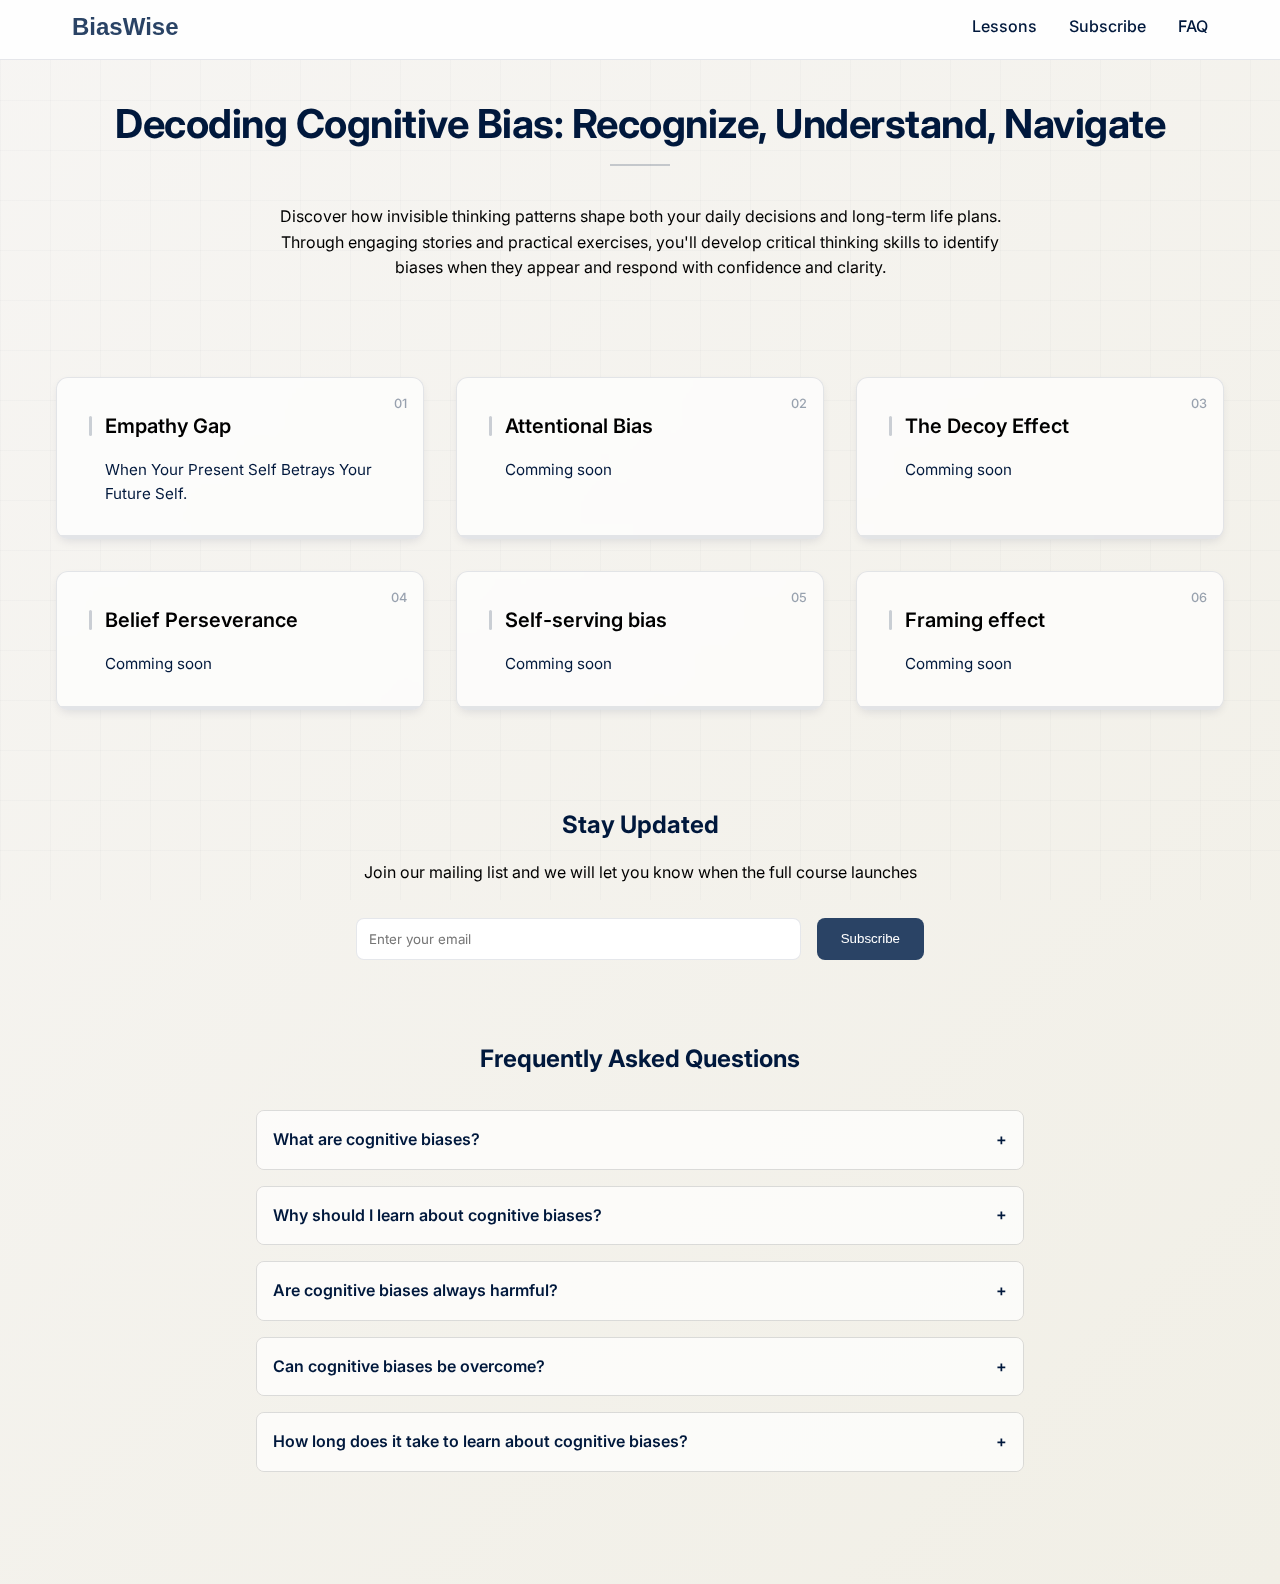
<file: index.html>
<!DOCTYPE html>
<html lang="en">
<head>
    <meta charset="UTF-8">
    <meta name="viewport" content="width=device-width, initial-scale=1.0">
    <meta name="description" content="Learn about cognitive biases and critical thinking skills with BiasWise">
    <title>BiasWise - Cognitive Bias Training</title>
    <link rel="stylesheet" href="styles.css">
    <link href="https://fonts.googleapis.com/css2?family=Inter:wght@400;500;600;700&display=swap" rel="stylesheet">
</head>
<body class="theme-custom">
<div class="grid-background"></div>

<header class="main-header">
    <div class="header-content">
        <a href="#top" class="logo">BiasWise</a>
        <nav class="main-nav">
            <ul>
                <li><a href="#courses">Lessons</a></li>
                <li><a href="#signup">Subscribe</a></li>
                <li><a href="#faq">FAQ</a></li>
            </ul>
        </nav>
        <button class="mobile-menu-button" aria-label="Toggle menu">
            <span></span>
            <span></span>
            <span></span>
        </button>
    </div>
</header>

<main class="container">
    <h1>Decoding Cognitive Bias: Recognize, Understand, Navigate</h1>

    <div class="intro">
        <p>Discover how invisible thinking patterns shape both your daily decisions and long-term life plans. Through engaging stories and practical exercises, you'll develop critical thinking skills to identify biases when they appear and respond with confidence and clarity.</p>
    </div>

    <section id="courses" class="course-grid">
        <a href="lesson.html?lesson=empathy-gap&part=part1" class="course-card-link">
            <div class="course-card">
                <span class="lesson-number">01</span>
                <h2>Empathy Gap</h2>
                <p>When Your Present Self Betrays Your Future Self.</p>
            </div>
        </a>
        <div class="course-card">
            <span class="lesson-number">02</span>
            <h2>Attentional Bias</h2>
            <p>Comming soon</p>
        </div>

        <div class="course-card">
            <span class="lesson-number">03</span>
            <h2>The Decoy Effect</h2>
            <p>Comming soon</p>
        </div>

        <div class="course-card">
            <span class="lesson-number">04</span>
            <h2>Belief Perseverance</h2>
            <p>Comming soon</p>
        </div>

        <div class="course-card">
            <span class="lesson-number">05</span>
            <h2>Self-serving bias</h2>
            <p>Comming soon</p>
        </div>

        <div class="course-card">
            <span class="lesson-number">06</span>
            <h2>Framing effect</h2>
            <p>Comming soon</p>
        </div>
    </section>

    <section id="signup" class="email-signup">
        <h2>Stay Updated</h2>
        <p>Join our mailing list and we will let you know when the full course launches</p>
        <form action="/subscribe" method="POST">
            <input type="email" placeholder="Enter your email" required>
            <button type="submit">Subscribe</button>
        </form>
    </section>

    <section id="faq" class="faq">
        <h2>Frequently Asked Questions</h2>
        <div class="faq-list">
            <details class="faq-item">
                <summary>What are cognitive biases?</summary>
                <div class="faq-content">
                    <p>Cognitive biases are systematic patterns of deviation from norm or rationality in judgment that occur due to the brain's attempt to simplify information processing. They are mental shortcuts that help us make sense of the world quickly, but can sometimes lead to irrational or inaccurate conclusions.</p>
                </div>
            </details>

            <details class="faq-item">
                <summary>Why should I learn about cognitive biases?</summary>
                <div class="faq-content">
                    <p>Understanding cognitive biases gives you a powerful advantage in making better decisions in both personal and professional contexts. By recognizing these hidden influences on your thinking, you'll enhance your critical reasoning skills, communicate more effectively with others, and avoid common judgment errors that can lead to regrettable choices.</p>
                </div>
            </details>

            <details class="faq-item">
                <summary>Are cognitive biases always harmful?</summary>
                <div class="faq-content">
                    <p>No, cognitive biases aren't always harmful—they evolved as mental shortcuts that help us process information quickly in a complex world. These mental shortcuts often serve us well in time-sensitive situations, but become problematic when they lead to systematic errors in important decisions where accuracy matters more than speed.</p>
                </div>
            </details>

            <details class="faq-item">
                <summary>Can cognitive biases be overcome?</summary>
                <div class="faq-content">
                    <p>Cognitive biases cannot be completely eliminated as they're deeply ingrained in how our brains process information. However, with awareness and practice, you can learn to recognize when biases are influencing your thinking and develop effective strategies to mitigate their negative effects, leading to more balanced and rational decision-making.</p>
                </div>
            </details>

            <details class="faq-item">
                <summary>How long does it take to learn about cognitive biases?</summary>
                <div class="faq-content">
                    <p>Each lesson focuses on one cognitive bias and takes 30-40 minutes to complete. This focused approach allows you to thoroughly understand, recognize, and practice working with each bias individually, building your awareness and practical skills one bias at a time.</p>
                </div>
            </details>
        </div>
    </section>
</main>

<script>
    document.addEventListener('DOMContentLoaded', function() {
        const menuButton = document.querySelector('.mobile-menu-button');
        const nav = document.querySelector('.main-nav');
        
        menuButton.addEventListener('click', function() {
            menuButton.classList.toggle('open');
            nav.classList.toggle('open');
        });
        
        // Close menu when a navigation link is clicked
        const navLinks = document.querySelectorAll('.main-nav a');
        navLinks.forEach(link => {
            link.addEventListener('click', function() {
                menuButton.classList.remove('open');
                nav.classList.remove('open');
            });
        });
    });
</script>
</body>
</html>
</file>
<file: styles.css>
/* Variables */
:root {
    --primary-blue: #00183C;
    --primary-dark-blue: #2A4365;
    --text-gray: #4A5568;
    --border-blue: rgba(0, 24, 60, 0.1);
    --border-blue-hover: rgba(0, 24, 60, 0.2);
    --bg-gradient-start: rgba(232, 228, 222, 0.37);
    --bg-gradient-end: #f1efe6;
    --max-width: 1200px;
    --section-spacing: 5rem;
    --component-spacing: 2rem;
}

/* Reset */
* {
    margin: 0;
    padding: 0;
    box-sizing: border-box;
}

/* Base Styles */
html, body {
    min-height: 100vh;
    overflow-x: hidden; /* Prevent horizontal scrolling/swiping */
}

body {
    font-family: 'Inter', system-ui, -apple-system, sans-serif;
    line-height: 1.6;
    background: linear-gradient(135deg, var(--bg-gradient-start) 0%, var(--bg-gradient-end) 100%);
}

/* Layout */
.container {
    width: min(var(--max-width), 100% - 4rem);
    margin: 0 auto;
    padding: var(--component-spacing) 0;
}

/* Header */
.main-header {
    background: rgba(255, 255, 255, 0.9);
    backdrop-filter: blur(10px);
    border-bottom: 1px solid var(--border-blue);
    position: sticky;
    top: 0;
    z-index: 100;
    height: 60px; /* Fixed height for consistent scroll offset */
}

.header-content {
    max-width: var(--max-width);
    margin: 0 auto;
    padding: 0.5rem 2rem;
    display: flex;
    justify-content: space-between;
    align-items: center;
}

.logo {
    font-family: 'ClashDisplay', sans-serif;
    font-size: 1.5rem;
    font-weight: 600;
    color: var(--primary-dark-blue);
    text-decoration: none;
    order: 1;
}

.main-nav {
    order: 2;
}

.main-nav ul {
    display: flex;
    gap: 2rem;
    list-style: none;
}

.main-nav a {
    color: var(--primary-blue);
    text-decoration: none;
    font-weight: 500;
    transition: color 0.3s ease;
}

.main-nav a:hover {
    color: var(--primary-dark-blue);
}

/* Mobile Menu Button */
.mobile-menu-button {
    display: none;
    background: none;
    border: none;
    cursor: pointer;
    width: 30px;
    height: 24px;
    position: relative;
    z-index: 200;
    flex-direction: column;
    justify-content: space-between;
    order: 3;
}

.mobile-menu-button span {
    display: block;
    height: 3px;
    width: 100%;
    background-color: var(--primary-blue);
    border-radius: 3px;
    transition: all 0.3s ease;
}

/* Main Content Styles */
h1 {
    text-align: center;
    font-size: 2.5rem;
    font-weight: 700;
    margin-bottom: 3rem;
    letter-spacing: -0.5px;
    position: relative;
    color: var(--primary-blue);
}

h1::after {
    content: '';
    position: absolute;
    bottom: -10px;
    left: 50%;
    transform: translateX(-50%);
    width: 60px;
    height: 2px;
    background: var(--border-blue-hover);
}

/* Intro Section */
.intro {
    max-width: 800px;
    margin: 0 auto var(--section-spacing);
    text-align: center;
    padding: 0 1rem;
}

/* Course Grid */
.course-grid {
    display: grid;
    grid-template-columns: repeat(auto-fit, minmax(300px, 1fr));
    gap: var(--component-spacing);
    padding: 1rem;
    margin-bottom: var(--section-spacing);
}

.course-card {
    background: rgba(255, 255, 255, 0.7);
    border: 1px solid var(--border-blue);
    border-radius: 12px;
    padding: 2rem;
    transition: all 0.3s ease;
    cursor: pointer;
    position: relative;
    overflow: hidden;
    backdrop-filter: blur(10px);
    box-shadow: 0 4px 10px -2px var(--border-blue);
}

.course-card:not(.course-card-link .course-card):hover {
    transform: translateY(-5px);
    border-color: var(--border-blue-hover);
}

.course-card h2 {
    margin-bottom: 1rem;
    font-size: 1.25rem;
    font-weight: 600;
    position: relative;
    padding-left: 1rem;
}

.course-card h2::before {
    content: '';
    position: absolute;
    left: 0;
    top: 50%;
    transform: translateY(-50%);
    width: 3px;
    height: 1.25rem;
    background: var(--border-blue-hover);
    border-radius: 2px;
}

.course-card p {
    color: var(--primary-blue);
    font-size: 0.95rem;
    line-height: 1.6;
    position: relative;
    padding-left: 1rem;
}

.lesson-number {
    position: absolute;
    top: 1rem;
    right: 1rem;
    font-size: 0.8rem;
    color: rgba(0, 24, 60, 0.4);
    font-weight: 500;
}

.course-card::after {
    content: '';
    position: absolute;
    bottom: 0;
    left: 0;
    width: 100%;
    height: 3px;
    background: var(--border-blue);
    border-radius: 0 0 12px 12px;
}

/* Background Grid */
.grid-background {
    position: fixed;
    top: 0;
    left: 0;
    width: 100%;
    height: 100%;
    background-image:
            linear-gradient(rgba(0, 24, 60, .02) 1px, transparent 1px),
            linear-gradient(90deg, rgba(0, 24, 60, .02) 1px, transparent 1px);
    background-size: 50px 50px;
    pointer-events: none;
    z-index: -1;
}

/* Email Signup */
.email-signup {
    text-align: center;
    max-width: 600px;
    margin: 0 auto var(--section-spacing);
    padding: 0 1rem;
}

.email-signup h2 {
    color: var(--primary-blue);
    margin-bottom: 1rem;
}

.email-signup form {
    display: flex;
    gap: 1rem;
    margin-top: var(--component-spacing);
}

.email-signup input {
    flex-grow: 1;
    padding: 0.75rem;
    border: 1px solid var(--border-blue);
    border-radius: 8px;
    font-family: inherit;
}

.email-signup button {
    padding: 0.75rem 1.5rem;
    background-color: var(--primary-dark-blue);
    color: white;
    border: none;
    border-radius: 8px;
    cursor: pointer;
    transition: background-color 0.3s ease;
}

.email-signup button:hover {
    background-color: #1A365D;
}

/* FAQ Section */
.faq {
    max-width: 800px;
    margin: 0 auto var(--section-spacing);
    padding: 0 1rem;
}

.faq h2 {
    text-align: center;
    color: var(--primary-blue);
    margin-bottom: var(--component-spacing);
}

.faq-item {
    margin-bottom: 1rem;
    border: 1px solid var(--border-blue);
    border-radius: 8px;
    overflow: hidden;
}

.faq-item summary {
    padding: 1rem;
    cursor: pointer;
    background-color: rgba(255, 255, 255, 0.7);
    font-weight: 600;
    color: var(--primary-blue);
    list-style: none;
    position: relative;
    transition: background-color 0.3s ease;
}

.faq-item summary:hover {
    background-color: rgba(255, 255, 255, 0.9);
}

.faq-item summary::after {
    content: '+';
    position: absolute;
    right: 1rem;
    top: 50%;
    transform: translateY(-50%);
    transition: transform 0.3s ease;
}

.faq-item[open] summary::after {
    transform: translateY(-50%) rotate(45deg);
}

.faq-content {
    padding: 1rem;
    background-color: rgba(255, 255, 255, 0.7);
}

.faq-content p {
    color: var(--text-gray);
}

/* Responsive Design */
@media (max-width: 768px) {
    :root {
        --section-spacing: 3rem;
        --component-spacing: 1.5rem;
    }
    
    .container {
        width: min(100% - 2rem, 100%);
    }
    
    .header-content {
        padding: 0.5rem 2rem;
    }
    
    .logo {
        order: 1;
    }
    
    .main-nav {
        order: 2;
    }
    
    .mobile-menu-button {
        display: flex;
        z-index: 200;
        order: 3;
    }
    
    .main-nav ul {
        position: fixed;
        top: 0;
        right: -100%;
        height: 100vh;
        width: 70%;
        max-width: 300px;
        background: rgba(255, 255, 255, 0.98);
        flex-direction: column;
        padding: 80px 2rem 2rem;
        transition: right 0.3s ease;
        gap: 1.5rem;
        box-shadow: -5px 0 15px rgba(0, 0, 0, 0.1);
        z-index: 100;
        transform: translateX(100%); /* Keep menu fully off-screen */
    }
    
    .main-nav.open ul {
        right: 0;
        transform: translateX(0); /* Bring menu into view when open */
    }
    
    .mobile-menu-button.open span:nth-child(1) {
        transform: translateY(10px) rotate(45deg);
    }
    
    .mobile-menu-button.open span:nth-child(2) {
        opacity: 0;
    }
    
    .mobile-menu-button.open span:nth-child(3) {
        transform: translateY(-10px) rotate(-45deg);
    }

    h1 {
        font-size: 2rem;
    }

    .email-signup form {
        flex-direction: column;
    }

    .course-grid {
        grid-template-columns: 1fr;
    }

    .course-card {
        padding: 1.5rem;
    }
}

/* Smooth Scroll Behavior */
html {
    scroll-behavior: smooth;
    scroll-padding-top: 60px; /* Same as header height */
}

/* Print Styles */
@media print {
    .grid-background {
        display: none;
    }

    .course-card {
        break-inside: avoid;
        box-shadow: none;
    }

    .main-header {
        position: static;
    }
}

.course-card-link {
    text-decoration: none;
    color: inherit;
    display: block;
}

.course-card-link:hover .course-card {
    transform: translateY(-5px);
    border-color: var(--border-blue-hover);
}
</file>
